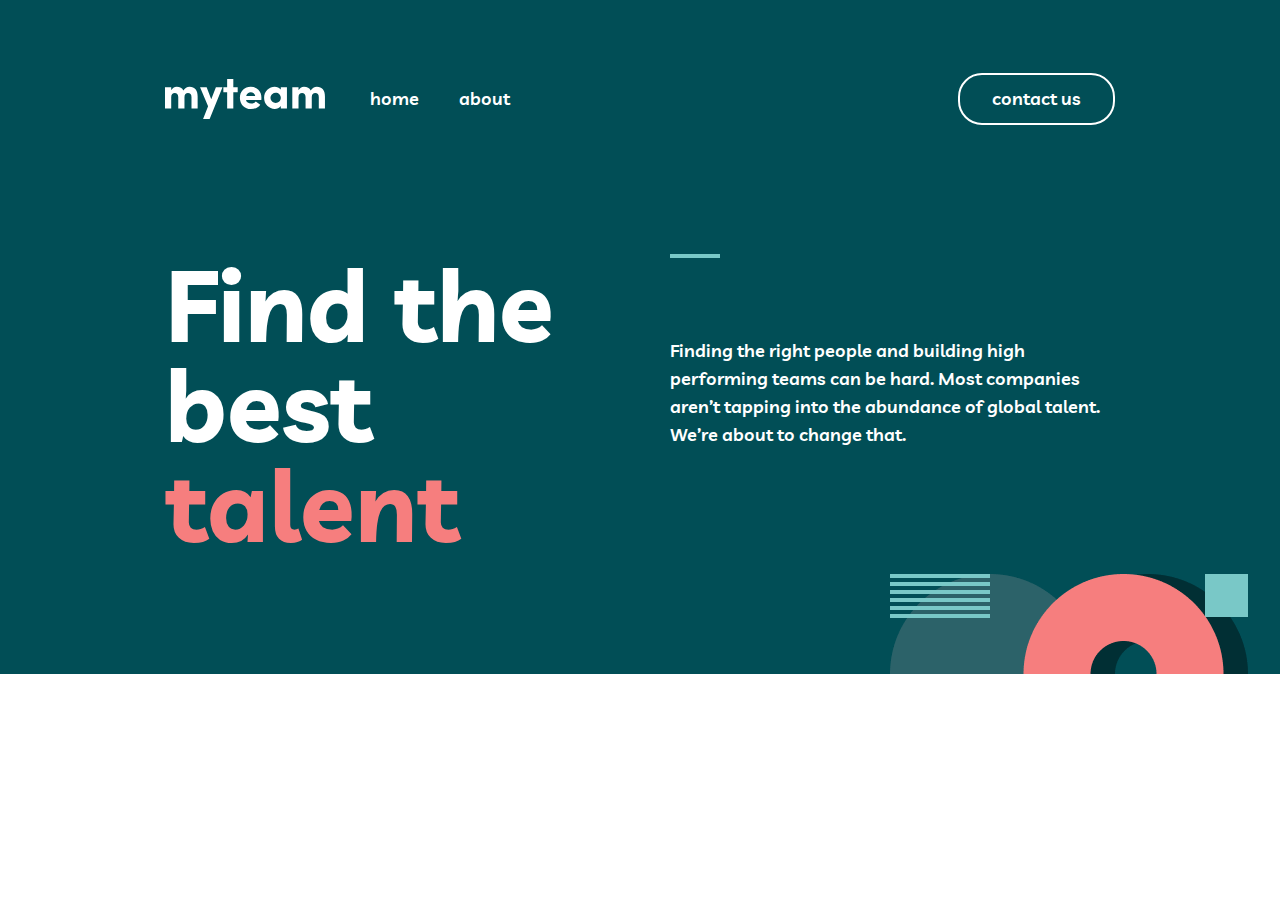
<file: index.html>
<!DOCTYPE html>
<html lang="en">
<head>
  <meta charset="UTF-8">
  <meta http-equiv="X-UA-Compatible" content="IE=edge">
  <meta name="viewport" content="width=device-width, initial-scale=1.0">
  <title>My Team</title>
  <link rel="stylesheet" href="./css/main.css">
</head>
<body>
  <header class="site-header">
    <div class="container">
      <div class="site-header__inner">
        <a class="site-header__link" href="./index.html">
          <img class="site-header__logo" src="./images/myteam.svg" alt="Site logo" width="160" height="40">
        </a>
        <nav class="navbar ">
          <ul class="navbar__list">
            <li class="navbar__item"><a class="navbar__link" href="./index.html">home</a></li>
            <li class="navbar__item"><a class="navbar__link" href="./about.html">about</a></li>
            <li class="navbar__item"><a class="navbar__link" href="#">contact us</a></li>
          </ul>
        </nav>

        <button class="site-header__button">&#9776</button>
      </div>
    </div>
  </header>

  <main class="site-main">
    <section class="hero">
      <div class="container">
        <div class="hero__inner">
          <div class="hero__heading">
            <h1 class="hero__title">Find the best <span class="hero__different">talent</span></h1>
          </div>
          <div class="hero__text">
            <span class="hero_span"></span>
            <p class="hero__info">Finding the right people and building high performing teams can be hard. Most companies aren’t tapping into the abundance of global talent. We’re about to change that.</p>
          </div>
        </div>
      </div>
    </section>
  </main>
</body>
</html>
</file>
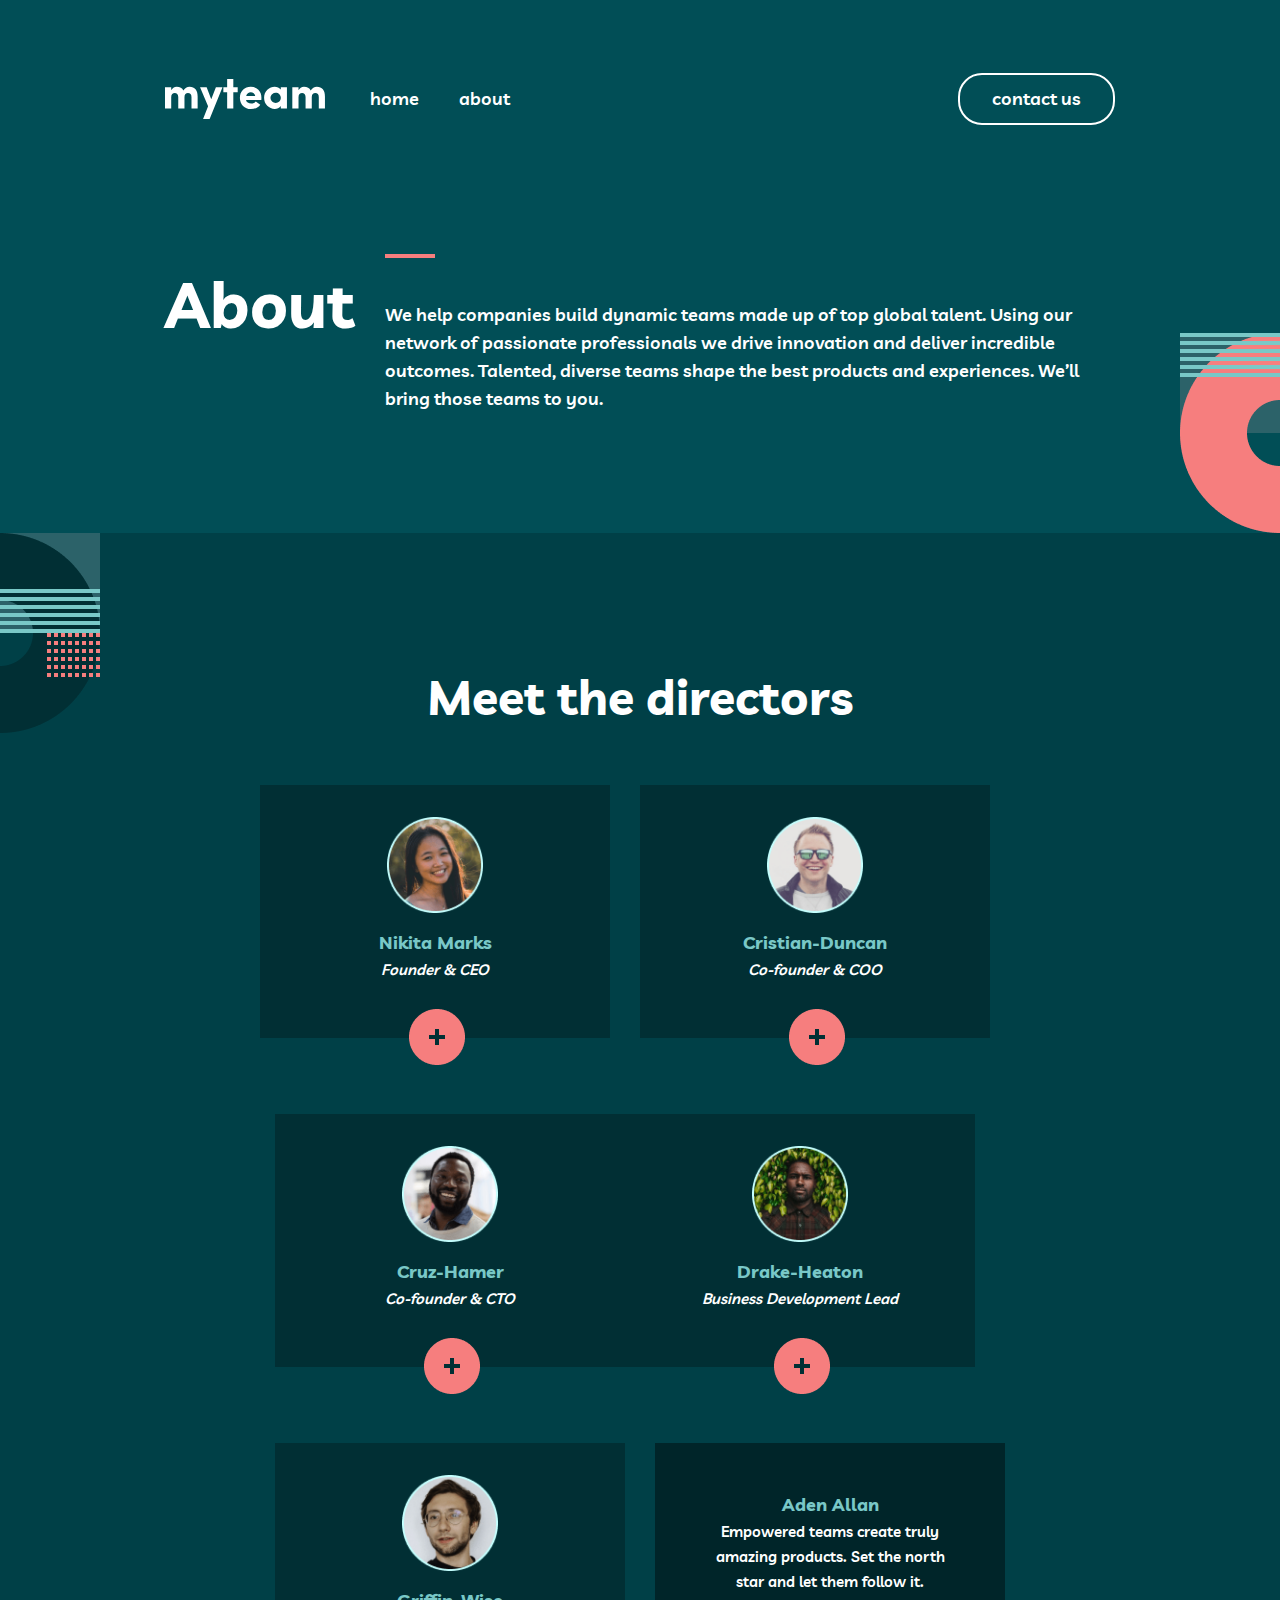
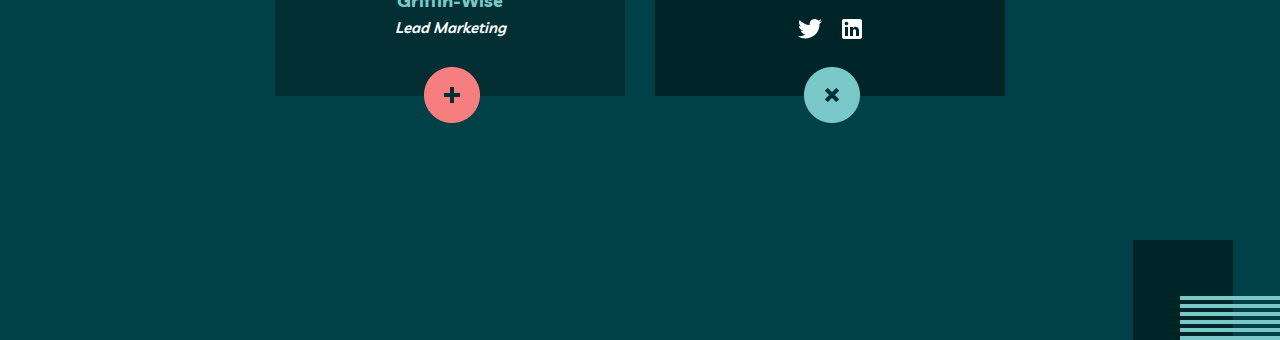
<file: about.html>
<!DOCTYPE html>
<html lang="en">
<head>
  <meta charset="UTF-8">
  <meta http-equiv="X-UA-Compatible" content="IE=edge">
  <meta name="viewport" content="width=device-width, initial-scale=1.0">
  <link rel="stylesheet" href="./css/main.css">
  <title>About</title>
</head>
<body>
  <header class="site-header">
    <div class="container">
      <div class="site-header__inner">
        <a class="site-header__link" href="./index.html">
          <img class="site-header__logo" src="./images/myteam.svg" alt="Site logo" width="160" height="40">
        </a>
        <nav class="navbar ">
          <ul class="navbar__list">
            <li class="navbar__item"><a class="navbar__link" href="./index.html">home</a></li>
            <li class="navbar__item"><a class="navbar__link" href="./about.html">about</a></li>
            <li class="navbar__item"><a class="navbar__link" href="#">contact us</a></li>
          </ul>
        </nav>
        
        <button class="site-header__button">&#9776</button>
      </div>
    </div>
  </header>
  
  <main class="about-main">
    <section class="about">
      <div class="container">
        <div class="about__inner">
          <div class="about__heading">
            <h2 class="about__title">About</h2>
          </div>
          <div class="about__text">
            <span class="about__span"></span>
            <p class="about__info">We help companies build dynamic teams made up of top global talent. Using our network of passionate professionals we drive innovation and deliver incredible outcomes. Talented, diverse teams shape the best products and experiences. We’ll bring those teams to you.</p>
          </div>
        </div>
      </div>
    </section>
    
    <section class="directors">
      <div class="container">
        <div class="directors__inner">
          <h3 class="directors__title">Meet the directors</h3>
          <div class="directors__list">
            <div class="directors__item">
              <img class="directors__picture" src="./images/Nikita Marks.png" srcset="./images/Nikita-Marks.png 1x, ./images/Nikita-Marks@2x 2x.png" alt="Nikita Marks's picture" width="96" height="96">
              <h4 class="directors__name">Nikita Marks</h4>
              <p class="directors__info">Founder & CEO</p>
              <span class="directors_items"></span>
            </div>

            <div class="directors__item">
              <img class="directors__picture" src="./images/Cristian-Duncan.png" srcset="./images/Cristian-Duncan.png 1x, ./images/Cristian-Duncan@2x 2x.png" alt="Cristian-Duncan's picture" width="96" height="96">
              <h4 class="directors__name">Cristian-Duncan</h4>
              <p class="directors__info">Co-founder & COO</p>
              <span class="directors_items"></span>
            </div>

            <div class="directors__item">
              <img class="directors__picture" src="./images/Cruz-Hamer.png" srcset="./images/Cruz-Hamer.png 1x, ./images/Cruz-Hamer@2x 2x.png" alt="Cruz-Hamer's picture" width="96" height="96">
              <h4 class="directors__name">Cruz-Hamer</h4>
              <p class="directors__info">Co-founder & CTO</p>
              <span class="directors_items"></span>
            </div>

            <div class="directors__item">
              <img class="directors__picture" src="./images/Drake-Heaton.png" srcset="./images/Drake-Heaton.png 1x, ./images/Drake-Heaton@2x 2x.png" alt="Drake-Heaton's picture" width="96" height="96">
              <h4 class="directors__name">Drake-Heaton</h4>
              <p class="directors__info">Business Development Lead</p>
              <span class="directors_items"></span>
            </div>

            <div class="directors__item">
              <img class="directors__picture" src="./images/Griffin-Wise.png" srcset="./images/Griffin-Wise.png 1x, ./images/Griffin-Wise@2x 2x.png" alt="Griffin-Wise's picture" width="96" height="96">
              <h4 class="directors__name">Griffin-Wise</h4>
              <p class="directors__info">Lead Marketing</p>
              <span class="directors_items"></span>
            </div>

            <div class="directors__item">
              <h4 class="directors__name">Aden Allan</h4>
              <blockquote class="directors__quote">Empowered teams create truly amazing products. Set the north star and let them follow it.</blockquote>
              <a class="twitter-link" href="https://twitter.com"><img src="./images/Twitter-icon.svg" alt="Twitter icon" width="24" height="20"></a>
              <a class="linkedin-link" href="https://www.linkedin.com/"><img src="./images/linkedin-icon.svg" alt="linkedin icon" width="20" height="20"></a>
              <span class="directors_items-x"></span>
            </div>
          </div>
        </div>
      </div>
    </section>
  </main>
</body>
</html>
</file>
<file: css/main.css>
@font-face {
  font-family: 'Livvic';
  src: url("../fonts/Livvic-SemiBold.woff2") format("woff2"), url("../fonts/Livvic-SemiBold.woff") format("woff");
  font-weight: 600;
  font-style: normal;
  font-display: swap;
}

@font-face {
  font-family: 'Livvic';
  src: url("../fonts/Livvic-Bold.woff2") format("woff2"), url("../fonts/Livvic-Bold.woff") format("woff");
  font-weight: bold;
  font-style: normal;
  font-display: swap;
}

/*! normalize.css v8.0.1 | MIT License | github.com/necolas/normalize.css */
/* Document
   ========================================================================== */
/**
 * 1. Correct the line height in all browsers.
 * 2. Prevent adjustments of font size after orientation changes in iOS.
 */
html {
  line-height: 1.15;
  /* 1 */
  -webkit-text-size-adjust: 100%;
  /* 2 */
}

/* Sections
   ========================================================================== */
/**
 * Remove the margin in all browsers.
 */
body {
  margin: 0;
}

/**
 * Render the `main` element consistently in IE.
 */
main {
  display: block;
}

/**
 * Correct the font size and margin on `h1` elements within `section` and
 * `article` contexts in Chrome, Firefox, and Safari.
 */
h1 {
  font-size: 2em;
  margin: 0.67em 0;
}

/* Grouping content
   ========================================================================== */
/**
 * 1. Add the correct box sizing in Firefox.
 * 2. Show the overflow in Edge and IE.
 */
hr {
  -webkit-box-sizing: content-box;
          box-sizing: content-box;
  /* 1 */
  height: 0;
  /* 1 */
  overflow: visible;
  /* 2 */
}

/**
 * 1. Correct the inheritance and scaling of font size in all browsers.
 * 2. Correct the odd `em` font sizing in all browsers.
 */
pre {
  font-family: monospace, monospace;
  /* 1 */
  font-size: 1em;
  /* 2 */
}

/* Text-level semantics
   ========================================================================== */
/**
 * Remove the gray background on active links in IE 10.
 */
a {
  background-color: transparent;
}

/**
 * 1. Remove the bottom border in Chrome 57-
 * 2. Add the correct text decoration in Chrome, Edge, IE, Opera, and Safari.
 */
abbr[title] {
  border-bottom: none;
  /* 1 */
  text-decoration: underline;
  /* 2 */
  -webkit-text-decoration: underline dotted;
          text-decoration: underline dotted;
  /* 2 */
}

/**
 * Add the correct font weight in Chrome, Edge, and Safari.
 */
b,
strong {
  font-weight: bolder;
}

/**
 * 1. Correct the inheritance and scaling of font size in all browsers.
 * 2. Correct the odd `em` font sizing in all browsers.
 */
code,
kbd,
samp {
  font-family: monospace, monospace;
  /* 1 */
  font-size: 1em;
  /* 2 */
}

/**
 * Add the correct font size in all browsers.
 */
small {
  font-size: 80%;
}

/**
 * Prevent `sub` and `sup` elements from affecting the line height in
 * all browsers.
 */
sub,
sup {
  font-size: 75%;
  line-height: 0;
  position: relative;
  vertical-align: baseline;
}

sub {
  bottom: -0.25em;
}

sup {
  top: -0.5em;
}

/* Embedded content
   ========================================================================== */
/**
 * Remove the border on images inside links in IE 10.
 */
img {
  border-style: none;
}

/* Forms
   ========================================================================== */
/**
 * 1. Change the font styles in all browsers.
 * 2. Remove the margin in Firefox and Safari.
 */
button,
input,
optgroup,
select,
textarea {
  font-family: inherit;
  /* 1 */
  font-size: 100%;
  /* 1 */
  line-height: 1.15;
  /* 1 */
  margin: 0;
  /* 2 */
}

/**
 * Show the overflow in IE.
 * 1. Show the overflow in Edge.
 */
button,
input {
  /* 1 */
  overflow: visible;
}

/**
 * Remove the inheritance of text transform in Edge, Firefox, and IE.
 * 1. Remove the inheritance of text transform in Firefox.
 */
button,
select {
  /* 1 */
  text-transform: none;
}

/**
 * Correct the inability to style clickable types in iOS and Safari.
 */
button,
[type="button"],
[type="reset"],
[type="submit"] {
  -webkit-appearance: button;
}

/**
 * Remove the inner border and padding in Firefox.
 */
button::-moz-focus-inner,
[type="button"]::-moz-focus-inner,
[type="reset"]::-moz-focus-inner,
[type="submit"]::-moz-focus-inner {
  border-style: none;
  padding: 0;
}

/**
 * Restore the focus styles unset by the previous rule.
 */
button:-moz-focusring,
[type="button"]:-moz-focusring,
[type="reset"]:-moz-focusring,
[type="submit"]:-moz-focusring {
  outline: 1px dotted ButtonText;
}

/**
 * Correct the padding in Firefox.
 */
fieldset {
  padding: 0.35em 0.75em 0.625em;
}

/**
 * 1. Correct the text wrapping in Edge and IE.
 * 2. Correct the color inheritance from `fieldset` elements in IE.
 * 3. Remove the padding so developers are not caught out when they zero out
 *    `fieldset` elements in all browsers.
 */
legend {
  -webkit-box-sizing: border-box;
          box-sizing: border-box;
  /* 1 */
  color: inherit;
  /* 2 */
  display: table;
  /* 1 */
  max-width: 100%;
  /* 1 */
  padding: 0;
  /* 3 */
  white-space: normal;
  /* 1 */
}

/**
 * Add the correct vertical alignment in Chrome, Firefox, and Opera.
 */
progress {
  vertical-align: baseline;
}

/**
 * Remove the default vertical scrollbar in IE 10+.
 */
textarea {
  overflow: auto;
}

/**
 * 1. Add the correct box sizing in IE 10.
 * 2. Remove the padding in IE 10.
 */
[type="checkbox"],
[type="radio"] {
  -webkit-box-sizing: border-box;
          box-sizing: border-box;
  /* 1 */
  padding: 0;
  /* 2 */
}

/**
 * Correct the cursor style of increment and decrement buttons in Chrome.
 */
[type="number"]::-webkit-inner-spin-button,
[type="number"]::-webkit-outer-spin-button {
  height: auto;
}

/**
 * 1. Correct the odd appearance in Chrome and Safari.
 * 2. Correct the outline style in Safari.
 */
[type="search"] {
  -webkit-appearance: textfield;
  /* 1 */
  outline-offset: -2px;
  /* 2 */
}

/**
 * Remove the inner padding in Chrome and Safari on macOS.
 */
[type="search"]::-webkit-search-decoration {
  -webkit-appearance: none;
}

/**
 * 1. Correct the inability to style clickable types in iOS and Safari.
 * 2. Change font properties to `inherit` in Safari.
 */
::-webkit-file-upload-button {
  -webkit-appearance: button;
  /* 1 */
  font: inherit;
  /* 2 */
}

/* Interactive
   ========================================================================== */
/*
 * Add the correct display in Edge, IE 10+, and Firefox.
 */
details {
  display: block;
}

/*
 * Add the correct display in all browsers.
 */
summary {
  display: list-item;
}

/* Misc
   ========================================================================== */
/**
 * Add the correct display in IE 10+.
 */
template {
  display: none;
}

/**
 * Add the correct display in IE 10.
 */
[hidden] {
  display: none;
}

*, *::before, *::after {
  -webkit-box-sizing: border-box;
          box-sizing: border-box;
  scroll-behavior: smooth;
}

html {
  height: 100%;
  scroll-behavior: smooth;
}

body {
  display: -webkit-box;
  display: -ms-flexbox;
  display: flex;
  -webkit-box-orient: vertical;
  -webkit-box-direction: normal;
      -ms-flex-direction: column;
          flex-direction: column;
  height: 100%;
  margin: 0;
  font-family: 'Livvic';
  overflow-x: hidden;
}

main {
  -webkit-box-flex: 1;
      -ms-flex-positive: 1;
          flex-grow: 1;
}

img {
  max-width: 100%;
  height: auto;
  vertical-align: middle;
  -o-object-fit: cover;
     object-fit: cover;
}

.visually-hidden {
  clip: rect(0 0 0 0);
  -webkit-clip-path: inset(50%);
          clip-path: inset(50%);
  height: 1px;
  overflow: hidden;
  position: absolute;
  white-space: nowrap;
  width: 1px;
}

.container {
  width: 100%;
  max-width: 1480px;
  margin: 0 auto;
  padding: 0 165px;
}

@media only screen and (max-width: 870px) {
  .container {
    padding: 0 100px;
  }
}

@media only screen and (max-width: 768px) {
  .container {
    padding: 0 40px;
  }
}

@media only screen and (max-width: 576px) {
  .container {
    padding: 0 24px;
  }
}

.site-header {
  background-color: #014E56;
  padding-bottom: 56px;
}

.site-header__inner {
  position: relative;
  display: -webkit-box;
  display: -ms-flexbox;
  display: flex;
  -webkit-box-align: center;
      -ms-flex-align: center;
          align-items: center;
  padding: 73px 0;
}

.site-header__logo {
  margin-right: 40px;
}

.navbar {
  width: 100%;
  min-width: 100px;
  max-width: 990px;
}

.navbar--open {
  position: absolute;
  top: 0;
  height: 100vh;
  display: block;
  background-color: #F67E7E;
}

.navbar__list {
  display: -webkit-box;
  display: -ms-flexbox;
  display: flex;
  -webkit-box-align: center;
      -ms-flex-align: center;
          align-items: center;
  margin: 0;
  padding-left: 0;
  list-style-type: none;
}

.navbar__item {
  margin-left: 40px;
}

.navbar__item:nth-child(3) {
  margin-left: auto;
  padding: 10px 32px;
  border: 2px solid #FFFFFF;
  border-radius: 24px;
}

.navbar__link {
  font-weight: 600;
  font-size: 18px;
  line-height: 28px;
  text-decoration: none;
  color: #FFFFFF;
}

.navbar__link:hover {
  color: #F67E7E;
}

.site-header__button {
  display: none;
  margin-top: 40px;
  margin-left: auto;
  border: none;
  background-color: transparent;
  font-weight: 900;
  font-size: 30px;
  color: #fff;
}

@media only screen and (max-width: 576px) {
  .site-header__inner {
    padding: 48px 0;
  }
  .site-header__logo {
    margin-top: 48px;
  }
  .navbar__list {
    display: none;
  }
  .site-header__button {
    display: inline-block;
  }
  .navbar--open {
    padding-top: 50px;
  }
  .navbar--open .navbar__list {
    -webkit-box-orient: vertical;
    -webkit-box-direction: normal;
        -ms-flex-direction: column;
            flex-direction: column;
  }
  .navbar--open .navbar__list > .navbar__item {
    margin-bottom: 24px;
    margin-left: 0;
    -webkit-box-align: start;
        -ms-flex-align: start;
            align-items: flex-start;
  }
}

.hero {
  width: 100%;
  position: relative;
  background-color: #014E56;
}

.hero::before {
  position: absolute;
  top: 0;
  left: calc(50% - 770px);
  display: inline-block;
  width: 100px;
  height: 200px;
  background-image: url("../../images/hero-bgimg.png");
  background-repeat: no-repeat;
  background-position: calc(50%);
  background-size: contain;
  content: '';
}

.hero::after {
  position: absolute;
  bottom: -50px;
  left: calc(50% + 250px);
  display: inline-block;
  width: 358px;
  height: 200px;
  background-image: url("../../images/hero-bgimg-bottom.png");
  background-repeat: no-repeat;
  background-position: calc(50%);
  background-size: contain;
  content: '';
}

.hero__inner {
  display: -webkit-box;
  display: -ms-flexbox;
  display: flex;
  -webkit-box-pack: justify;
      -ms-flex-pack: justify;
          justify-content: space-between;
}

.hero__heading {
  width: 100%;
  max-width: 620px;
}

.hero__title {
  margin: 0;
  font-weight: 700;
  font-size: 100px;
  line-height: 100px;
  color: #FFFFFF;
}

.hero__different {
  color: #F67E7E;
}

.hero__text {
  display: -webkit-box;
  display: -ms-flexbox;
  display: flex;
  -webkit-box-orient: vertical;
  -webkit-box-direction: normal;
      -ms-flex-direction: column;
          flex-direction: column;
  width: 100%;
  max-width: 445px;
  margin-bottom: 225px;
}

.hero_span {
  display: inline-block;
  margin-bottom: 79px;
  width: 50px;
  height: 4px;
  background-color: #79C8C7;
}

.hero__info {
  margin: 0;
  font-weight: 600;
  font-size: 18px;
  line-height: 28px;
  color: #FFFFFF;
}

@media only screen and (max-width: 1100px) {
  .hero::after {
    left: calc(50% - 170px);
  }
  .hero__title {
    font-size: 64px;
    line-height: 56px;
  }
  .hero_span {
    display: none;
  }
}

@media only screen and (max-width: 768px) {
  .hero__inner {
    -webkit-box-orient: vertical;
    -webkit-box-direction: normal;
        -ms-flex-direction: column;
            flex-direction: column;
    text-align: center;
    -webkit-box-align: center;
        -ms-flex-align: center;
            align-items: center;
  }
  .hero__heading {
    width: 340px;
    margin-bottom: 20px;
  }
}

@media only screen and (max-width: 576px) {
  .hero__title {
    font-size: 40px;
    line-height: 40px;
  }
  .hero__info {
    font-size: 15px;
    line-height: 28px;
  }
}

.about {
  position: relative;
  padding-bottom: 120px;
  background-color: #014E56;
}

.about::after {
  position: absolute;
  right: 0;
  bottom: 0;
  display: inline-block;
  width: 100px;
  height: 200px;
  background-image: url("../../images/about-bgimg.png");
  background-size: contain;
  background-position: calc(50% + 100px) bottom;
  content: '';
}

.about__inner {
  display: -webkit-box;
  display: -ms-flexbox;
  display: flex;
  -webkit-box-pack: justify;
      -ms-flex-pack: justify;
          justify-content: space-between;
}

.about__title {
  margin: 0;
  margin-right: 20px;
  font-weight: 700;
  font-size: 64px;
  line-height: 100px;
  color: #fff;
}

.about__text {
  width: 100%;
  max-width: 730px;
}

.about__span {
  display: inline-block;
  margin-bottom: 40px;
  width: 50px;
  height: 4px;
  background-color: #F67E7E;
}

.about__info {
  margin: 0;
  font-weight: 600;
  font-size: 18px;
  line-height: 28px;
  color: #fff;
}

@media only screen and (max-width: 768px) {
  .about__inner {
    -webkit-box-orient: vertical;
    -webkit-box-direction: normal;
        -ms-flex-direction: column;
            flex-direction: column;
  }
  .about__title {
    margin-right: 0;
    margin-bottom: 24px;
    line-height: 56px;
    text-align: center;
  }
  .about__text {
    max-width: 457px;
    margin: 0 auto;
  }
  .about__span {
    display: none;
  }
  .about__info {
    font-size: 15px;
    text-align: center;
  }
}

@media only screen and (max-width: 576px) {
  .about::after {
    bottom: -100px;
  }
  .about__title {
    font-size: 40px;
    line-height: 40px;
  }
  .about__text {
    max-width: 327px;
  }
}

.directors {
  position: relative;
  background-color: #004047;
}

.directors::before {
  position: absolute;
  top: 0;
  left: 0;
  display: inline-block;
  width: 100px;
  height: 200px;
  background-image: url("../../images/directors-bgimg.png");
  content: '';
}

.directors::after {
  position: absolute;
  bottom: 0;
  right: 0;
  display: inline-block;
  width: 147px;
  height: 100px;
  background-image: url("../../images/directors-bgimg2.png");
  content: '';
}

.directors__inner {
  padding-top: 140px;
  padding-bottom: 168px;
}

.directors__title {
  margin: 0;
  margin-bottom: 64px;
  font-weight: 700;
  font-size: 48px;
  line-height: 48px;
  text-align: center;
  color: #fff;
}

.directors__list {
  display: -webkit-box;
  display: -ms-flexbox;
  display: flex;
  width: 100%;
  max-width: 1110px;
  -ms-flex-wrap: wrap;
      flex-wrap: wrap;
  -webkit-box-pack: center;
      -ms-flex-pack: center;
          justify-content: center;
}

.directors__item {
  position: relative;
  margin-right: 30px;
  margin-bottom: 76px;
  padding-top: 32px;
  width: 350px;
  height: 253px;
  text-align: center;
  background-color: #012F34;
}

.directors__item:nth-child(3) {
  margin-right: 0;
}

.directors__item:nth-child(6) {
  position: relative;
  margin-right: 0;
  padding-top: 32px;
  padding-right: 48px;
  padding-left: 48px;
  width: 100%;
  max-width: 350px;
  height: 253px;
  text-align: center;
  background-color: #002529;
}

.directors_items {
  position: absolute;
  bottom: -27px;
  right: 145px;
  display: inline-block;
  width: 56px;
  height: 56px;
  background-image: url("../../images/plus-img.png");
}

.directors_items-x {
  position: absolute;
  bottom: -27px;
  right: 145px;
  display: inline-block;
  width: 56px;
  height: 56px;
  background-image: url("../../images/x-img.png");
}

.directors__name {
  margin: 0;
  margin-top: 16px;
  font-weight: 700;
  font-size: 18px;
  line-height: 28px;
  color: #79C8C7;
}

.directors__info {
  margin: 0;
  font-size: 15px;
  font-style: italic;
  line-height: 25px;
  color: #FFFFFF;
}

.directors__quote {
  margin: 0;
  margin-bottom: 24px;
  font-weight: 600;
  font-size: 15px;
  line-height: 25px;
  color: #fff;
}

.twitter-link {
  margin-right: 16px;
}

@media only screen and (max-width: 768px) {
  .directors__title {
    font-size: 32px;
    line-height: 32px;
  }
  .directors__list {
    width: 600px;
  }
  .directors_item {
    max-width: 281px;
    margin-right: 11px;
    background-color: red;
  }
  .directors_item:nth-child(2) {
    margin-right: 0;
  }
  .directors_item:nth-child(4) {
    margin-right: 0;
  }
  .directors_item:nth-child(6) {
    margin-right: 0;
  }
}
/*# sourceMappingURL=main.css.map */
</file>
